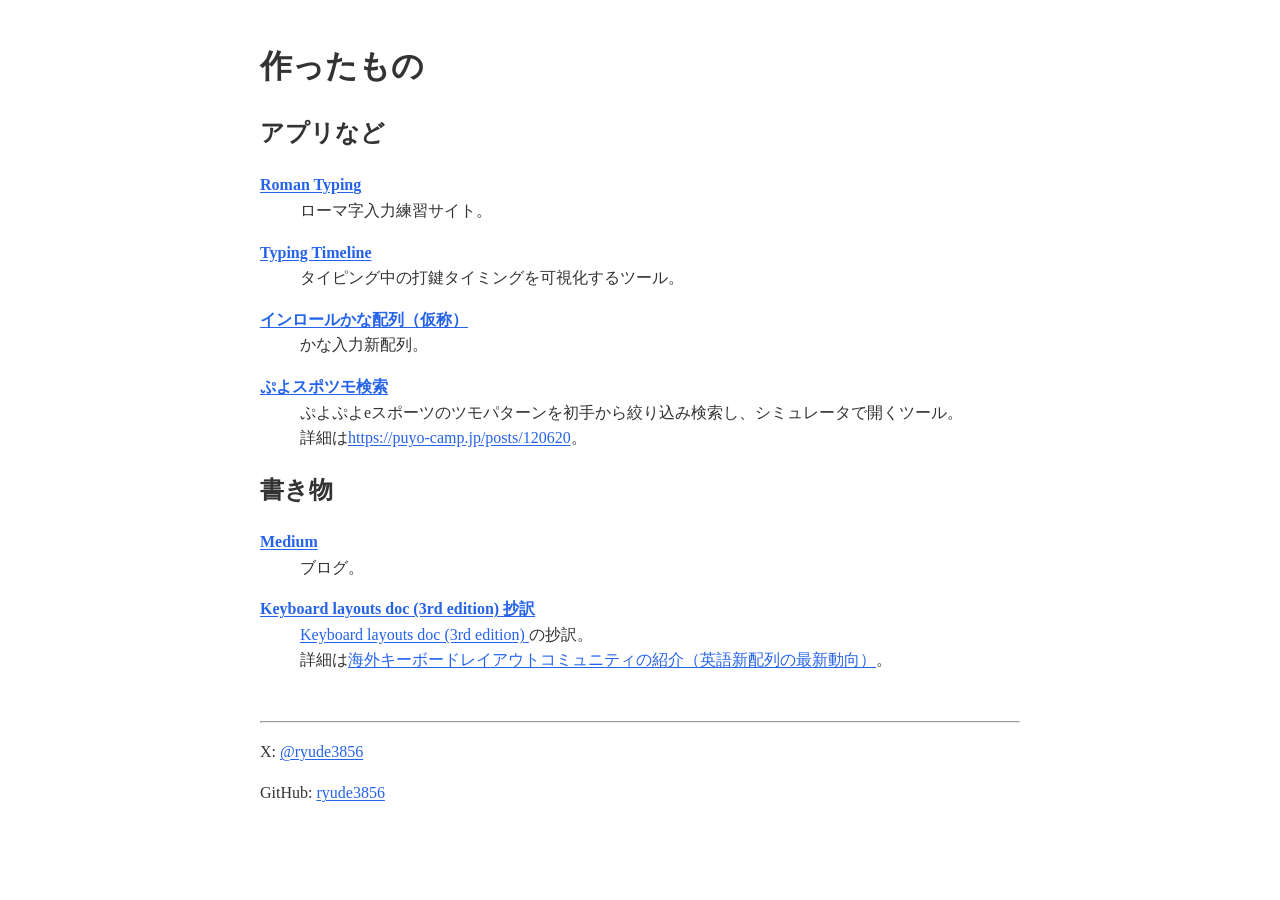
<file: index.html>
<!doctype html>
<html lang="ja">
  <head>
    <meta charset="UTF-8" />
    <meta name="viewport" content="width=device-width, initial-scale=1.0" />
    <title>作ったもの</title>
    <style>
      *,
      *::before,
      *::after {
        box-sizing: border-box;
      }

      body {
        line-height: 1.6;
        color: #333;
        max-width: 800px;
        margin: 0 auto;
        padding: 20px;
      }

      dt {
        font-weight: bold;
        margin-top: 1rem;
      }

      footer {
        margin-top: 3rem;
      }

      a {
        color: #2563eb;
        text-decoration: underline;
        text-underline-offset: 2px;
      }
      a:visited {
        color: #7c3aed;
      }

      @media (prefers-color-scheme: dark) {
        body {
          background-color: #1a1a1a;
          color: #e2e2e2;
        }
        a {
          color: #60a5fa;
        }
        a:visited {
          color: #a78bfa;
        }
      }
    </style>
  </head>
  <body>
    <header>
      <h1>作ったもの</h1>
    </header>

    <main>
      <h2>アプリなど</h2>
      <dl>
        <dt>
          <a href="https://ryude3856.github.io/romantyping/">Roman Typing</a>
        </dt>
        <dd>ローマ字入力練習サイト。</dd>
        <dt>
          <a href="https://ryude3856.github.io/typing-timeline/"
            >Typing Timeline</a
          >
        </dt>
        <dd>タイピング中の打鍵タイミングを可視化するツール。</dd>
        <dt>
          <a href="https://github.com/ryude3856/in-roll-kana"
            >インロールかな配列（仮称）</a
          >
        </dt>
        <dd>かな入力新配列。</dd>
        <dt>
          <a href="https://sengiken.web.fc2.com/tsumo/">ぷよスポツモ検索</a>
        </dt>
        <dd>
          ぷよぷよeスポーツのツモパターンを初手から絞り込み検索し、シミュレータで開くツール。<br />詳細は<a
            href="https://puyo-camp.jp/posts/120620"
            target="_blank"
            >https://puyo-camp.jp/posts/120620</a
          >。
        </dd>
      </dl>

      <h2>書き物</h2>
      <dl>
        <dt><a href="https://medium.com/@ryude3856">Medium</a></dt>
        <dd>ブログ。</dd>
        <dt>
          <a
            href="https://docs.google.com/document/d/1yEN0ueHlpjUU6KmvQ8ORmytNUOcjiOYfFZJwaeHmqkE/edit?usp=sharing"
            >Keyboard layouts doc (3rd edition) 抄訳</a
          >
        </dt>
        <dd>
          <a
            href="https://docs.google.com/document/d/1W0jhfqJI2ueJ2FNseR4YAFpNfsUM-_FlREHbpNGmC2o"
            target="_blank"
            >Keyboard layouts doc (3rd edition) </a
          >の抄訳。<br />詳細は<a
            href="https://medium.com/@ryude3856/2afefeaae9fa"
            target="_blank"
            >海外キーボードレイアウトコミュニティの紹介（英語新配列の最新動向）</a
          >。
        </dd>
      </dl>
    </main>

    <footer>
      <hr />
      <p>X: <a href="https://x.com/ryude3856">@ryude3856</a></p>
      <p>GitHub: <a href="https://github.com/ryude3856">ryude3856</a></p>
    </footer>
  </body>
</html>
</file>
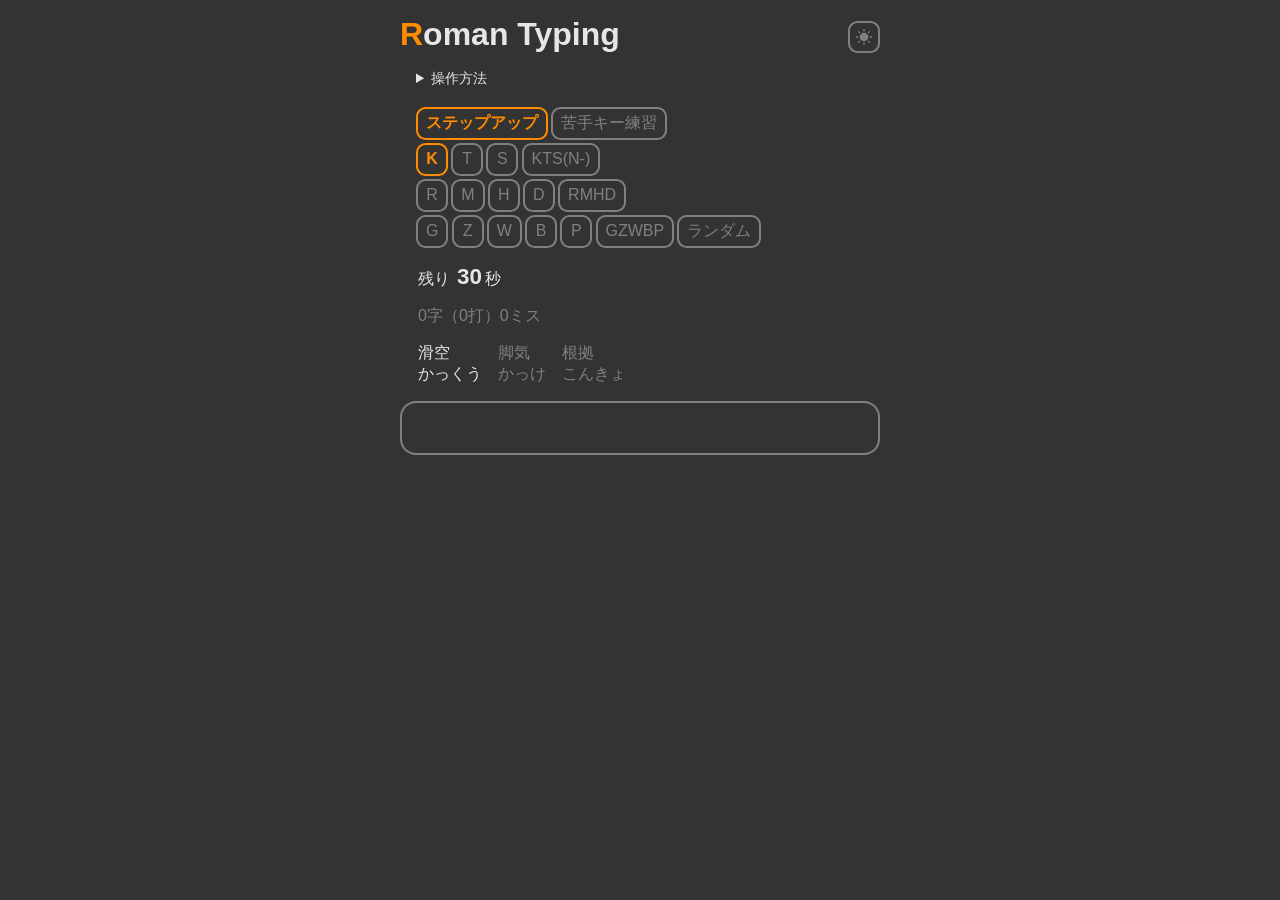
<file: romantyping/index.html>
<!doctype html>
<html lang="ja">
  <head>
    <meta charset="UTF-8" />
    <link rel="icon" type="image/svg+xml" href="./favicon.svg" />
    <meta name="viewport" content="width=device-width, initial-scale=1.0" />
    <meta
      name="description"
      content="ローマ字入力をよく使うキーから順番に練習できるタイピングゲームです。"
    />
    <title>Roman Typing</title>
    <script type="module" crossorigin src="./assets/index.js"></script>
    <link rel="stylesheet" crossorigin href="./assets/style.css">
  </head>
  <body>
    <div id="app"></div>
  </body>
</html>
</file>
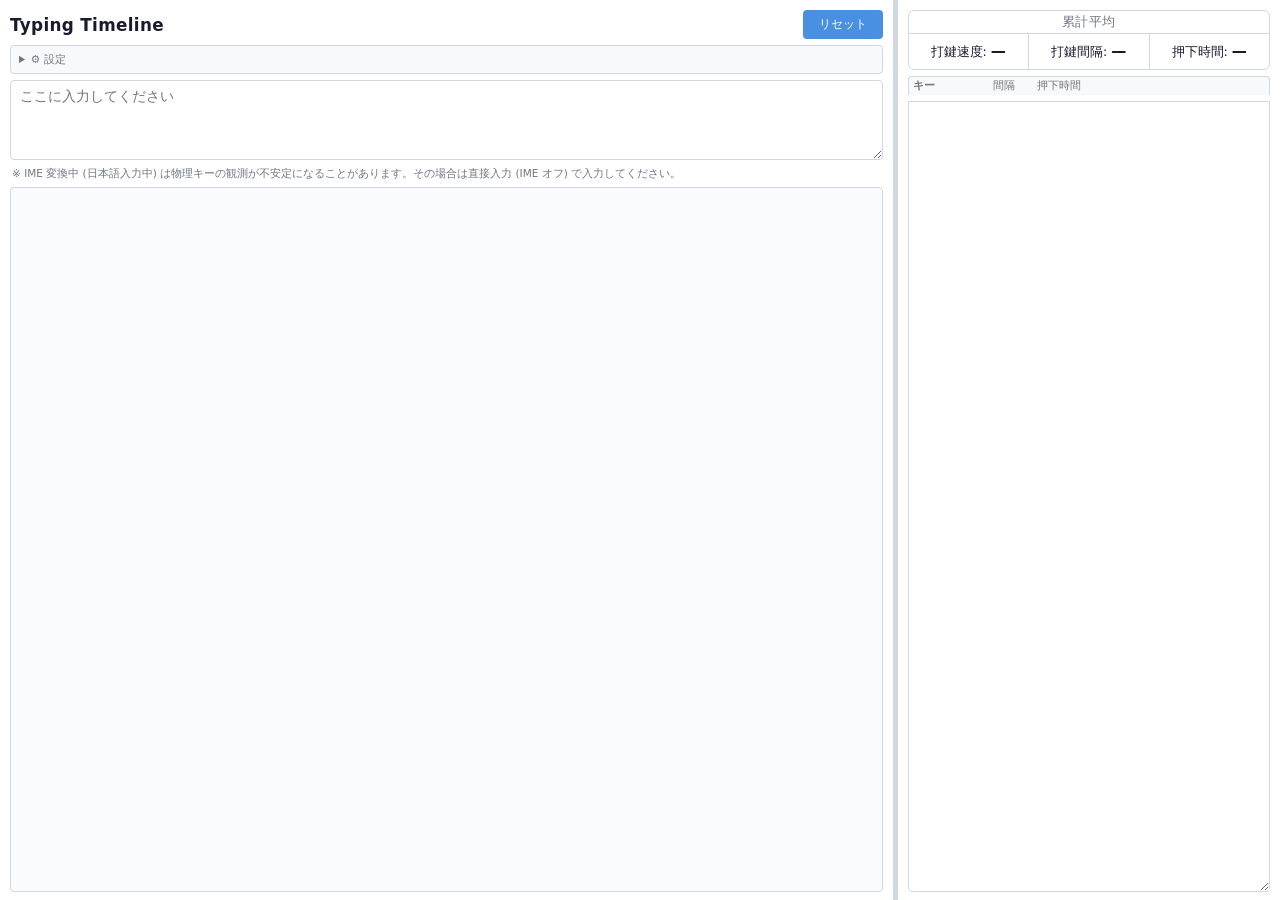
<file: typing-timeline/index.html>
<!DOCTYPE html>
<html lang="ja">
<head>
  <meta charset="UTF-8" />
  <meta name="viewport" content="width=device-width, initial-scale=1.0" />
  <meta name=”description” content=”タイピング中のキー入力タイミングを可視化するツールです。平均打鍵間隔や押下時間なども計測します。” />
  <title>Typing Timeline</title>
  <link rel="icon" type="image/svg+xml" href="favicon.svg" />
  <link rel="stylesheet" href="css/style.css" />
</head>
<body>
  <div id="app">
    <div data-testid="pane-left">
      <div class="pane-top-bar">
        <h1 data-testid="app-title" class="app-title">Typing Timeline</h1>
        <button data-testid="reset-btn" type="button">リセット</button>
      </div>
      <details data-testid="settings-panel">
        <summary>⚙ 設定</summary>
        <div class="settings-body">
          <label class="settings-row">
            <span>タイムライン更新タイミング</span>
            <select data-testid="settings-updateMode">
              <option value="raf">リアルタイム</option>
              <option value="keyup">keyupごと</option>
            </select>
          </label>
          <label class="settings-row">
            <span>アイドル判定時間 (ms)<span class="help-wrap"><button class="help-btn" type="button" aria-label="アイドル判定時間とは">?</button><span class="help-tooltip" role="tooltip">キー入力がしばらく行われないときに、タイムラインの記録を一時停止するまでの時間</span></span></span>
            <input type="number" data-testid="settings-idleThresholdMs" min="500" max="10000" step="500">
          </label>
          <label class="settings-row">
            <span>時間スケール (px/ms)<span class="help-wrap"><button class="help-btn" type="button" aria-label="時間スケールとは">?</button><span class="help-tooltip" role="tooltip">タイムラインの横軸の拡大率</span></span></span>
            <input type="number" data-testid="settings-pxPerMs" min="0.1" max="5" step="0.1">
          </label>
          <label class="settings-row">
            <span>最大押下時間 (ms)<span class="help-wrap"><button class="help-btn" type="button" aria-label="最大押下時間とは">?</button><span class="help-tooltip" role="tooltip">何らかの原因で keyup が補足できない場合に備え、タイムラインのバーを中断するまでの時間</span></span></span>
            <input type="number" data-testid="settings-maxHoldMs" min="1000" max="60000" step="1000">
          </label>
          <label class="settings-row">
            <span>記録打鍵数上限</span>
            <input type="number" data-testid="settings-maxLogEntries" min="100" max="100000" step="100">
          </label>
        </div>
      </details>
      <textarea data-testid="input" placeholder="ここに入力してください"></textarea>
      <p class="ime-note">※ IME 変換中 (日本語入力中) は物理キーの観測が不安定になることがあります。その場合は直接入力 (IME オフ) で入力してください。</p>
      <div class="timeline-wrapper">
        <canvas data-testid="timeline-canvas"></canvas>
      </div>
    </div>
    <div data-testid="divider"></div>
    <div data-testid="pane-right">
      <div data-testid="stats">
        <div class="stats-caption">累計平均</div>
        <div data-testid="stat-speed">打鍵速度: <span class="stat-value">—</span></div>
        <div data-testid="stat-interval">打鍵間隔: <span class="stat-value">—</span></div>
        <div data-testid="stat-release">押下時間: <span class="stat-value">—</span></div>
      </div>
      <div class="log-header" aria-hidden="true">
        <span class="log-col log-col-label">キー</span>
        <span class="log-col log-col-interval">間隔</span>
        <span class="log-col log-col-release">押下時間</span>
      </div>
      <div data-testid="log"></div>
    </div>
  </div>
  <script type="module" src="js/main.js"></script>
</body>
</html>
</file>
<file: romantyping/assets/style.css>
:root{--light-fg:#222;--light-bg:#fafaf8;--light-bg-tp:#fafaf800;--dark-fg:#e6e6e6;--dark-bg:#333;--dark-bg-tp:#3330}*,:before,:after{box-sizing:border-box}body{color:light-dark(var(--light-fg),var(--dark-fg));background-color:light-dark(var(--light-bg),var(--dark-bg));margin:0;font-family:sans-serif}dialog{color:light-dark(var(--light-fg),var(--dark-fg));background-color:light-dark(var(--light-bg),var(--dark-bg))}.visible{visibility:visible;opacity:1;transition-property:visibility,opacity;transition-duration:.2s}.hidden{visibility:hidden;opacity:0}.none{display:none}.upper{max-width:min(30rem,100vw - 2rem);margin:auto}.lower{max-width:calc(100vw - 2rem);margin:auto;padding-bottom:10rem}header{justify-content:space-between;align-items:end;display:flex}h1{margin:1rem 0 0}h1:first-letter{color:#ff8c00}button{cursor:pointer;background:0 0;border:2px solid gray;border-radius:.6rem}button:hover{transform:translateY(-1px)}button:active{transform:translateY(1px)}.theme{width:32px;height:32px;display:block}.theme img{text-align:center;width:100%;margin:auto 0;display:block}dd{margin-left:1em}.help{margin:1rem;font-size:.9rem}.settings-outer{white-space:nowrap;flex-wrap:wrap;gap:.2rem;margin-left:1rem;padding-top:.2rem;font-size:0;display:flex}.consonants{text-align:center;color:gray;cursor:pointer;border:2px solid gray;border-radius:.6rem;min-width:2rem;padding:0 .5rem;font-size:1rem;line-height:1.8;display:inline-block}.consonants:has(:checked){color:#ff8c00;border-color:#ff8c00;font-weight:700}.consonants input{display:none}.score{color:gray;margin-left:calc(2px + 1rem)}.fg{color:light-dark(var(--light-fg),var(--dark-fg))}.gray{color:gray}.word-outer{gap:1rem;margin-left:2px;padding:1rem;display:flex;position:relative;overflow:hidden}.word{white-space:nowrap;flex-shrink:0}.correct{color:#ff8c00}.fade-right{background:linear-gradient(to left, light-dark(var(--light-bg),var(--dark-bg)), light-dark(var(--light-bg-tp),var(--dark-bg-tp)) 3rem);width:100%;height:100%;position:absolute;top:0;left:0}.input-outer{cursor:text;border:2px solid gray;border-radius:1rem;padding:1rem;position:relative}.input-outer:focus-within{border-color:light-dark(var(--light-fg),var(--dark-fg))}.input-inner{width:calc(100% - 2rem);display:flex;position:absolute}.input-fixed{flex:none}#input1,#input2{all:unset;display:revert;flex:auto;min-width:0}.howtoretry{color:gray;margin-top:1rem;margin-bottom:2rem;margin-left:calc(1rem + 2px)}#timer.svelte-qwsw0c{margin-left:2px;padding:1rem}#number.svelte-qwsw0c{text-align:right;min-width:2rem;margin-right:.2rem;font-size:1.4rem;font-weight:700;display:inline-block}.bold.svelte-1p4p23p{font-weight:700}table.svelte-1p4p23p{border-spacing:0;white-space:pre-wrap;margin:auto}caption.svelte-1p4p23p{margin-bottom:1rem;font-weight:700}td.svelte-1p4p23p{text-align:right;border-bottom:1px solid gray;padding:.6rem .8rem}tr.svelte-1p4p23p td:where(.svelte-1p4p23p):first-child{text-align:center;border-bottom:1px solid #ff8c00}button.svelte-1p4p23p{padding:.5em 1em}.delete-button.svelte-1p4p23p{text-align:center;margin-top:1.5rem}dialog.svelte-1p4p23p{border:2px solid gray;border-radius:1rem}.buttons.svelte-1p4p23p{white-space:nowrap;flex-wrap:wrap;gap:.2rem;display:flex}.svelte-1p4p23p::backdrop{-webkit-backdrop-filter:blur(3px);backdrop-filter:blur(3px);background-color:#ffffff80}
/*$vite$:1*/
</file>
<file: typing-timeline/css/style.css>
*, *::before, *::after {
  box-sizing: border-box;
}

:root {
  --color-bg: #f8f9fa;
  --color-surface: #ffffff;
  --color-border: #d0d7de;
  --color-border-focus: #4a90e2;
  --color-text: #1a1a2e;
  --color-text-muted: #6e7781;
  --color-accent: #4a90e2;
  --color-accent-hover: #2d70c4;
  --color-danger: #c0392b;
  --color-divider: #d0d7de;

  --hl-ref-bar: #e67e22;
  --hl-hover-bar: #27ae60;
  --hl-ref-row-bg: rgba(230, 126, 34, 0.12);
  --hl-ref-row-outline: rgba(230, 126, 34, 0.55);
  --hl-hover-row-bg: rgba(39, 174, 96, 0.14);
  --hl-hover-row-outline: rgba(39, 174, 96, 0.65);
}

html, body {
  margin: 0;
  padding: 0;
  height: 100%;
  overflow: hidden;
  font-family: system-ui, -apple-system, "Segoe UI", sans-serif;
  font-size: 14px;
  color: var(--color-text);
  background: var(--color-bg);
}

#app {
  display: flex;
  height: 100%;
}

/* ---- 左ペイン ---- */
[data-testid="pane-left"] {
  flex: none;
  min-width: 200px;
  display: flex;
  flex-direction: column;
  gap: 6px;
  overflow: hidden;
  padding: 10px 10px 8px;
  background: var(--color-surface);
}

.pane-top-bar {
  display: flex;
  align-items: center;
  gap: 8px;
}

.app-title {
  margin: 0;
  flex: 1;
  font-size: 1.2rem;
  color: var(--color-text);
  font-weight: 600;
  letter-spacing: 0.02em;
}

[data-testid="reset-btn"] {
  padding: 6px 16px;
  cursor: pointer;
  font-size: 0.88rem;
  background: var(--color-accent);
  color: #fff;
  border: none;
  border-radius: 4px;
  font-weight: 500;
  transition: background 0.15s;
}

[data-testid="reset-btn"]:hover {
  background: var(--color-accent-hover);
}

[data-testid="reset-btn"]:active {
  background: #1d5a9e;
}

[data-testid="input"] {
  resize: vertical;
  min-height: 80px;
  padding: 7px 9px;
  font-family: inherit;
  font-size: inherit;
  border: 1px solid var(--color-border);
  border-radius: 4px;
  outline: none;
  color: var(--color-text);
  background: var(--color-surface);
  transition: border-color 0.15s, box-shadow 0.15s;
}

[data-testid="input"]:focus {
  border-color: var(--color-border-focus);
  box-shadow: 0 0 0 3px rgba(74, 144, 226, 0.18);
}

.ime-note {
  margin: 0;
  font-size: 0.75rem;
  color: var(--color-text-muted);
  line-height: 1.4;
  padding: 0 2px;
}

.timeline-wrapper {
  flex: 1;
  overflow-x: auto;
  overflow-y: hidden;
  min-height: 60px;
  border: 1px solid var(--color-border);
  border-radius: 4px;
  background: #fafbfc;
}

[data-testid="timeline-canvas"] {
  display: block;
}

/* ---- ディバイダ ---- */
[data-testid="divider"] {
  flex: none;
  width: 5px;
  background: var(--color-divider);
  cursor: col-resize;
  user-select: none;
  touch-action: none;
  transition: background 0.15s;
}

[data-testid="divider"]:hover,
[data-testid="divider"].dragging {
  background: #9aa5b4;
}

/* ---- 右ペイン ---- */
[data-testid="pane-right"] {
  flex: 1;
  min-width: 200px;
  display: flex;
  flex-direction: column;
  gap: 6px;
  overflow: hidden;
  padding: 10px 10px 8px;
  background: var(--color-surface);
}

[data-testid="stats"] {
  flex: none;
  display: flex;
  flex-wrap: wrap;
  gap: 0;
  border: 1px solid var(--color-border);
  border-radius: 6px;
  overflow: hidden;
  background: var(--color-surface);
}

.stats-caption {
  flex: 0 0 100%;
  font-size: 0.9rem;
  color: var(--color-text-muted);
  text-align: center;
  padding: 3px 10px 2px;
  border-bottom: 1px solid var(--color-border);
  letter-spacing: 0.04em;
}

[data-testid="stats"] > div:not(.stats-caption) {
  flex: 1;
  padding: 8px 10px;
  font-size: 0.9rem;
  color: var(--color-text);
  border-right: 1px solid var(--color-border);
  text-align: center;
}

.stat-value {
  font-size: 1.2em;
  font-weight: 600;
}

[data-testid="stats"] > div:last-child {
  border-right: none;
}

/* ---- ログ ---- */
.log-header {
  display: flex;
  gap: 8px;
  padding: 2px 4px;
  font-size: 0.75rem;
  font-family: monospace;
  color: var(--color-text-muted);
  border-bottom: 1px solid var(--color-border);
  background: var(--color-bg);
  border-radius: 4px 4px 0 0;
  border: 1px solid var(--color-border);
  border-bottom: none;
}

[data-testid="log"] {
  flex: 1;
  overflow-y: auto;
  resize: vertical;
  min-height: 60px;
  border: 1px solid var(--color-border);
  border-radius: 0 0 4px 4px;
  padding: 2px 0;
  font-family: monospace;
  background: var(--color-surface);
}

.log-col {
  display: inline-block;
}

.log-col-label {
  width: 3.5em;
  font-weight: bold;
}

.log-col-interval,
.log-col-release {
  width: 5.5em;
  text-align: right;
  color: var(--color-text-muted);
}

.log-row {
  display: flex;
  gap: 8px;
  padding: 1px 4px;
  font-size: 0.85rem;
  line-height: 1.5;
  cursor: pointer;
}

.log-row:hover {
  background: rgba(0, 0, 0, 0.03);
}

.log-col-interval--idle {
  color: #b0bac3;
  font-style: italic;
}

/* アイドル明けは間隔欄にダッシュ風の下線を追加（色だけに依存しない区別） */
.log-row[data-idle="true"] .log-col-interval {
  text-decoration: underline dotted;
}

.log-row--ref {
  background: var(--hl-ref-row-bg);
  outline: 1px solid var(--hl-ref-row-outline);
  outline-offset: -1px;
}

.log-row--hover {
  background: var(--hl-hover-row-bg);
  outline: 1px solid var(--hl-hover-row-outline);
  outline-offset: -1px;
}

/* 画面外インジケータ */
.hl-indicator {
  position: fixed;
  z-index: 100;
  background: rgba(26, 26, 46, 0.72);
  color: #fff;
  font-size: 11px;
  padding: 3px 8px;
  border-radius: 4px;
  pointer-events: none;
  display: none;
  font-family: system-ui, sans-serif;
}

.hl-indicator.visible {
  display: block;
}

/* ---- 設定パネル ---- */
[data-testid="settings-panel"] {
  flex: none;
  font-size: 0.8rem;
  border: 1px solid var(--color-border);
  border-radius: 4px;
  padding: 4px 8px;
  background: var(--color-bg);
}

[data-testid="settings-panel"] summary {
  cursor: pointer;
  user-select: none;
  color: var(--color-text-muted);
  padding: 2px 0;
  font-size: 0.78rem;
  font-weight: 500;
}

.settings-body {
  display: flex;
  flex-direction: column;
  gap: 5px;
  padding: 8px 0 4px;
}

.settings-row {
  display: flex;
  align-items: center;
  gap: 8px;
}

.settings-row > span {
  flex: 1;
  color: var(--color-text);
  font-size: 0.8rem;
  display: flex;
  align-items: center;
  gap: 4px;
}

.help-wrap {
  position: relative;
  display: inline-flex;
  align-items: center;
  flex-shrink: 0;
}

.help-btn {
  width: 14px;
  height: 14px;
  border-radius: 50%;
  border: 1px solid var(--color-text-muted);
  background: none;
  color: var(--color-text-muted);
  font-size: 9px;
  font-weight: 700;
  cursor: pointer;
  display: inline-flex;
  align-items: center;
  justify-content: center;
  padding: 0;
  line-height: 1;
  flex-shrink: 0;
  transition: border-color 0.15s, color 0.15s;
}

.help-btn:hover,
.help-btn:focus {
  border-color: var(--color-accent);
  color: var(--color-accent);
  outline: none;
}

.help-tooltip {
  display: none;
  position: absolute;
  top: calc(100% + 5px);
  left: 0;
  width: 240px;
  background: var(--color-text);
  color: var(--color-surface);
  font-size: 0.75rem;
  line-height: 1.5;
  padding: 7px 10px;
  border-radius: 5px;
  z-index: 200;
  pointer-events: none;
  white-space: normal;
  word-break: break-all;
  word-wrap: break-word;
}

.settings-row > span:hover .help-tooltip,
.help-wrap:focus-within .help-tooltip {
  display: block;
}

.settings-row select,
.settings-row input[type="number"] {
  width: 120px;
  padding: 3px 6px;
  font-size: 0.8rem;
  border: 1px solid var(--color-border);
  border-radius: 3px;
  outline: none;
  background: var(--color-surface);
}

.settings-row select:focus,
.settings-row input[type="number"]:focus {
  border-color: var(--color-border-focus);
}
</file>
